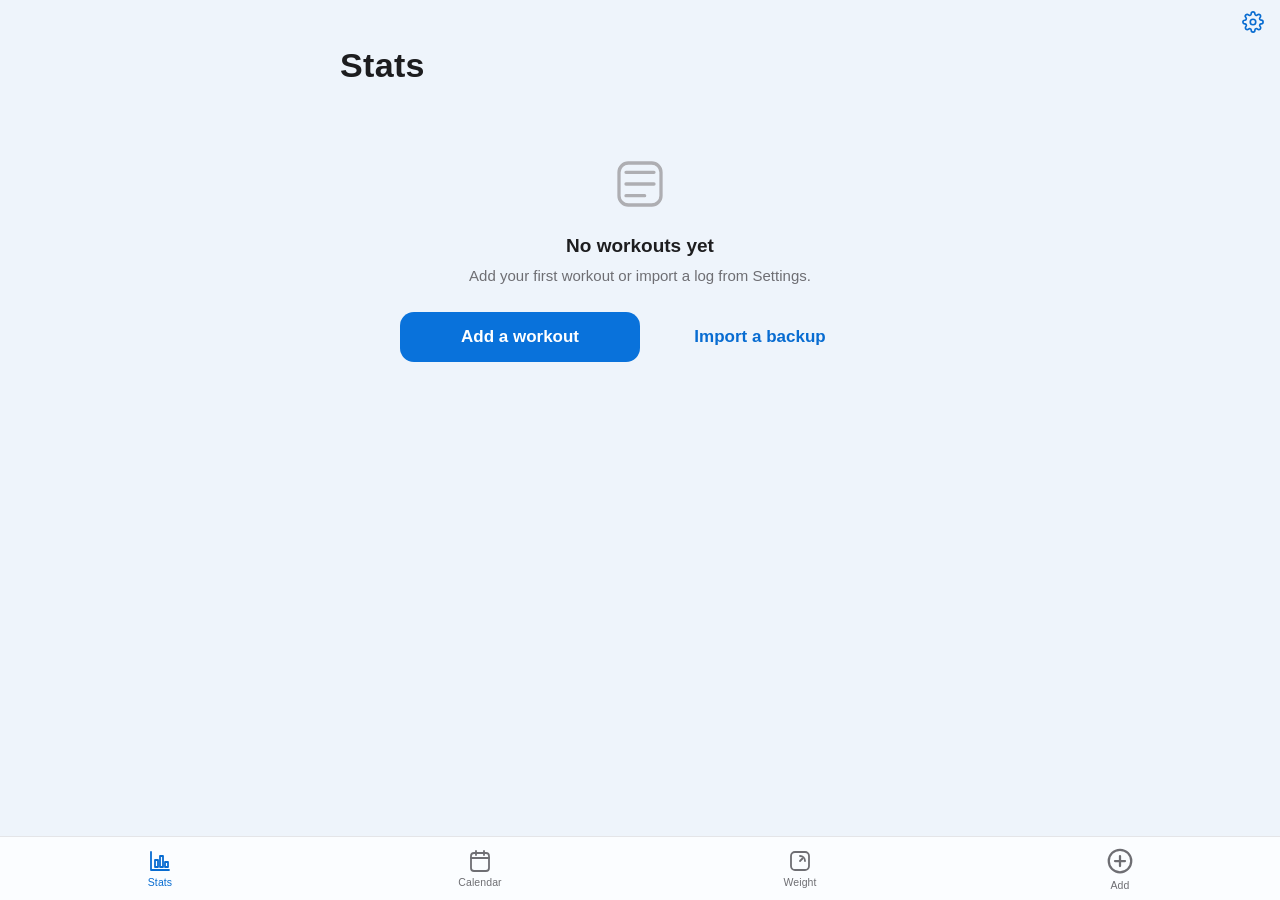
<file: index.html>
<!DOCTYPE html>
<html lang="en">
<head>
  <meta charset="UTF-8" />
  <meta name="viewport" content="width=device-width, initial-scale=1.0, viewport-fit=cover" />
  <meta name="theme-color" content="#f5f5f7" />
  <meta name="robots" content="noindex, nofollow, noarchive, nosnippet, noimageindex">
  <meta name="googlebot" content="noindex, nofollow">
  <!-- Apply the saved theme before first paint to avoid a flash of the wrong colours. -->
  <script>
    (function () {
      try {
        var t = localStorage.getItem('wt.theme') || 'ocean';
        var m = localStorage.getItem('wt.mode') || 'system';
        var dark = m === 'dark' || (m === 'system' && window.matchMedia &&
          window.matchMedia('(prefers-color-scheme: dark)').matches);
        var r = document.documentElement;
        r.setAttribute('data-theme', t);
        r.setAttribute('data-resolved', dark ? 'dark' : 'light');
      } catch (e) {}
    })();
  </script>
  <meta name="apple-mobile-web-app-capable" content="yes" />
  <meta name="mobile-web-app-capable" content="yes" />
  <meta name="apple-mobile-web-app-status-bar-style" content="default" />
  <meta name="apple-mobile-web-app-title" content="Workouts" />
  <title>Workout Tracker</title>
  <link rel="manifest" href="manifest.webmanifest" />
  <link rel="apple-touch-icon" href="icons/apple-touch-icon.png" />
  <link rel="icon" type="image/png" sizes="192x192" href="icons/icon-192.png" />
  <link rel="icon" type="image/png" sizes="64x64" href="icons/favicon-64.png" />
  <link rel="stylesheet" href="styles.css" />
</head>
<body>
  <div id="app">
    <!-- Top bar: transparent at rest; the material, hairline and small title
         appear once content scrolls underneath (iOS large-title behaviour). -->
    <header class="topbar">
      <div class="bar-title" id="bar-title" aria-hidden="true">Stats</div>
      <button id="settings-btn" class="icon-btn" aria-label="Settings">
        <svg viewBox="0 0 24 24" width="22" height="22" fill="none" stroke="currentColor" stroke-width="1.8" stroke-linecap="round" stroke-linejoin="round"><circle cx="12" cy="12" r="3"></circle><path d="M19.4 15a1.65 1.65 0 0 0 .33 1.82l.06.06a2 2 0 1 1-2.83 2.83l-.06-.06a1.65 1.65 0 0 0-1.82-.33 1.65 1.65 0 0 0-1 1.51V21a2 2 0 0 1-4 0v-.09A1.65 1.65 0 0 0 9 19.4a1.65 1.65 0 0 0-1.82.33l-.06.06a2 2 0 1 1-2.83-2.83l.06-.06a1.65 1.65 0 0 0 .33-1.82 1.65 1.65 0 0 0-1.51-1H3a2 2 0 0 1 0-4h.09A1.65 1.65 0 0 0 4.6 9a1.65 1.65 0 0 0-.33-1.82l-.06-.06a2 2 0 1 1 2.83-2.83l.06.06a1.65 1.65 0 0 0 1.82.33H9a1.65 1.65 0 0 0 1-1.51V3a2 2 0 0 1 4 0v.09a1.65 1.65 0 0 0 1 1.51 1.65 1.65 0 0 0 1.82-.33l.06-.06a2 2 0 1 1 2.83 2.83l-.06.06a1.65 1.65 0 0 0-.33 1.82V9a1.65 1.65 0 0 0 1.51 1H21a2 2 0 0 1 0 4h-.09a1.65 1.65 0 0 0-1.51 1z"></path></svg>
      </button>
    </header>

    <!-- Pages -->
    <main id="main">
      <h1 class="large-title" id="page-title">Stats</h1>
      <section id="page-stats" class="page active"></section>
      <section id="page-calendar" class="page"></section>
      <section id="page-weight" class="page"></section>
      <section id="page-add" class="page"></section>
    </main>

    <!-- Bottom tab bar -->
    <nav class="tabbar">
      <button class="tab active" data-tab="stats">
        <svg viewBox="0 0 24 24" width="24" height="24" fill="none" stroke="currentColor" stroke-width="1.8" stroke-linecap="round" stroke-linejoin="round"><path d="M3 3v18h18"></path><rect x="7" y="11" width="3" height="7"></rect><rect x="12" y="7" width="3" height="11"></rect><rect x="17" y="13" width="3" height="5"></rect></svg>
        <span>Stats</span>
      </button>
      <button class="tab" data-tab="calendar">
        <svg viewBox="0 0 24 24" width="24" height="24" fill="none" stroke="currentColor" stroke-width="1.8" stroke-linecap="round" stroke-linejoin="round"><rect x="3" y="4" width="18" height="18" rx="3"></rect><path d="M3 9h18M8 2v4M16 2v4"></path></svg>
        <span>Calendar</span>
      </button>
      <button class="tab" data-tab="weight">
        <svg viewBox="0 0 24 24" width="24" height="24" fill="none" stroke="currentColor" stroke-width="1.8" stroke-linecap="round" stroke-linejoin="round"><rect x="3" y="3" width="18" height="18" rx="4"></rect><path d="M12 7a5 5 0 0 1 5 5"></path><path d="M12 12l2.5-2.5"></path></svg>
        <span>Weight</span>
      </button>
      <button class="tab tab-add" data-tab="add">
        <svg viewBox="0 0 24 24" width="30" height="30" fill="none" stroke="currentColor" stroke-width="1.8" stroke-linecap="round" stroke-linejoin="round"><circle cx="12" cy="12" r="9"></circle><path d="M12 8v8M8 12h8"></path></svg>
        <span>Add</span>
      </button>
    </nav>
  </div>

  <!-- Modal layer -->
  <div id="modal-root"></div>

  <script src="legal.js"></script>
  <script src="app.js"></script>
</body>
</html>
</file>
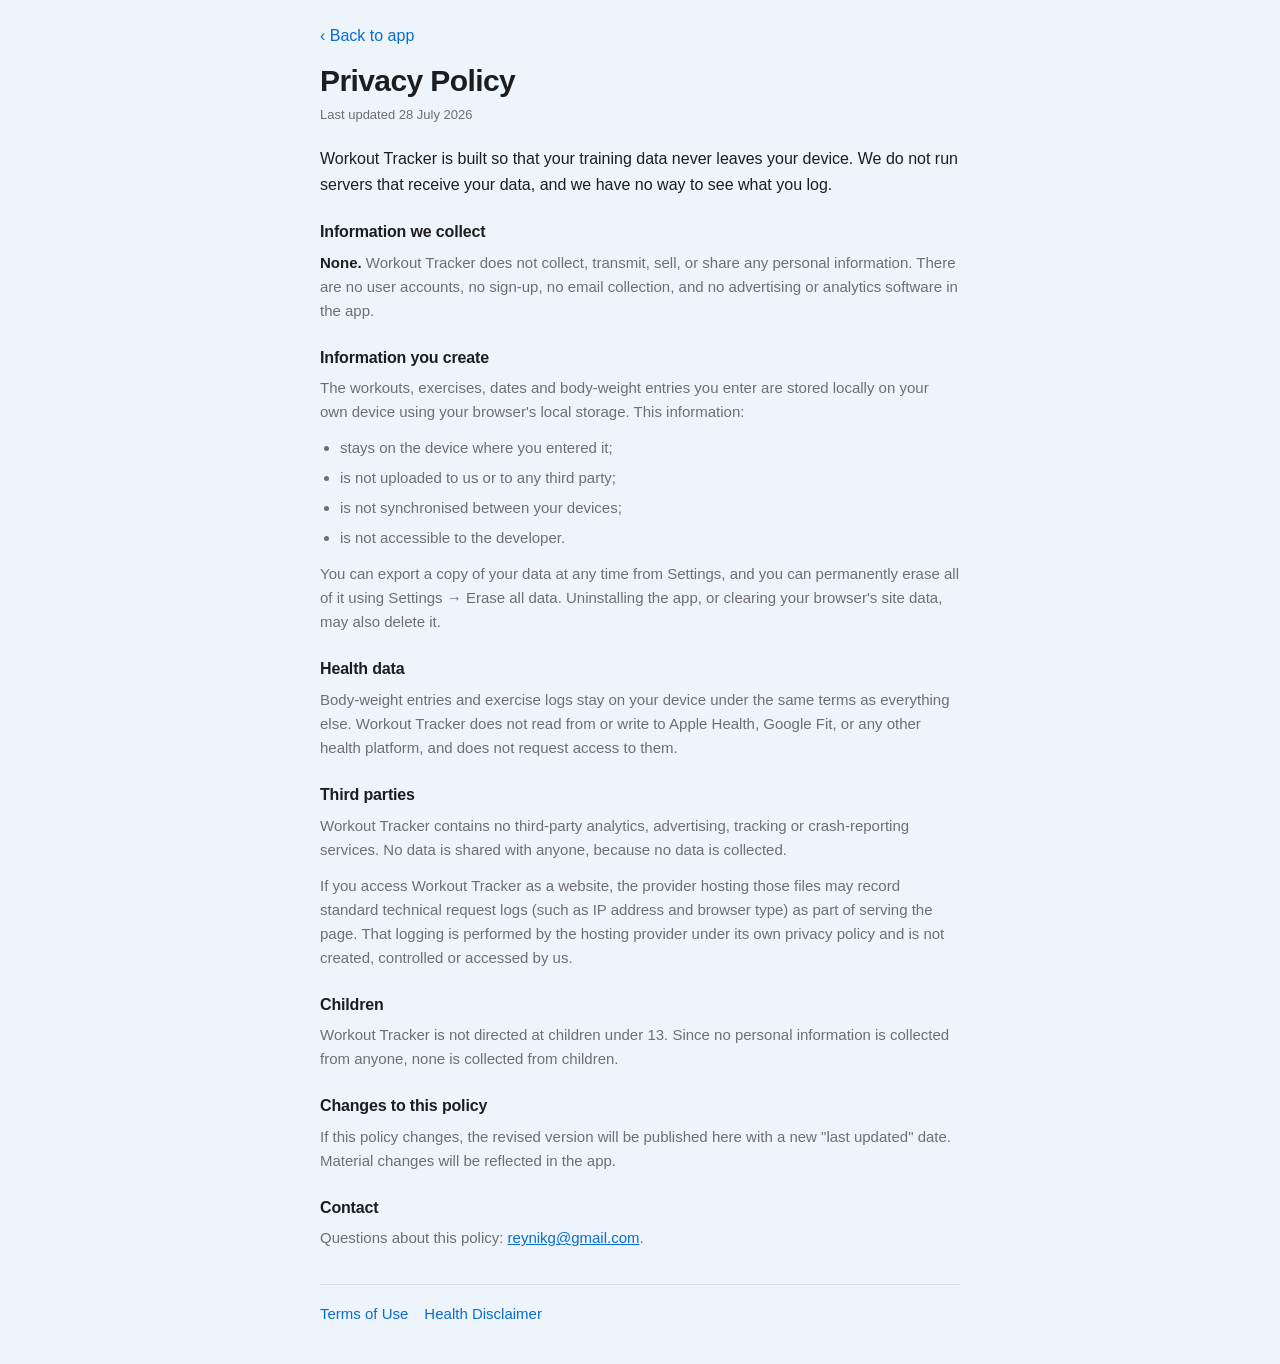
<file: legal.html>
<!DOCTYPE html>
<html lang="en">
<head>
  <meta charset="UTF-8" />
  <meta name="viewport" content="width=device-width, initial-scale=1.0, viewport-fit=cover" />
  <meta name="theme-color" content="#f5f5f7" />
  <meta name="robots" content="noindex, nofollow, noarchive, nosnippet, noimageindex">
  <meta name="googlebot" content="noindex, nofollow">
  <title>Workout Tracker — Legal</title>
  <link rel="icon" type="image/png" sizes="192x192" href="icons/icon-192.png" />
  <script>
    (function () {
      try {
        var t = localStorage.getItem('wt.theme') || 'ocean';
        var m = localStorage.getItem('wt.mode') || 'system';
        var dark = m === 'dark' || (m === 'system' && window.matchMedia &&
          window.matchMedia('(prefers-color-scheme: dark)').matches);
        var r = document.documentElement;
        r.setAttribute('data-theme', t);
        r.setAttribute('data-resolved', dark ? 'dark' : 'light');
      } catch (e) {}
    })();
  </script>
  <link rel="stylesheet" href="styles.css" />
</head>
<body>
  <div class="legal-page">
    <a class="legal-back" href="index.html">‹ Back to app</a>
    <h1 id="doc-title">Legal</h1>
    <div class="legal-updated" id="doc-updated"></div>
    <div class="legal-body" id="doc-body"></div>
    <nav class="legal-nav" id="doc-nav"></nav>
  </div>

  <script src="legal.js"></script>
  <script>
    (function () {
      var params = new URLSearchParams(location.search);
      var key = params.get('doc') || 'privacy';
      if (!LEGAL[key]) key = 'privacy';
      var doc = LEGAL[key];
      document.title = 'Workout Tracker — ' + doc.title;
      document.getElementById('doc-title').textContent = doc.title;
      document.getElementById('doc-updated').textContent = 'Last updated ' + LEGAL_UPDATED;
      document.getElementById('doc-body').innerHTML = doc.body;
      document.getElementById('doc-nav').innerHTML = Object.keys(LEGAL)
        .filter(function (k) { return k !== key; })
        .map(function (k) { return '<a href="legal.html?doc=' + k + '">' + LEGAL[k].title + '</a>'; })
        .join('');
    })();
  </script>
</body>
</html>
</file>
<file: styles.css>
/* ============================================================
   Design tokens
   Colour is driven by two attributes on <html>:
     data-resolved = "light" | "dark"   (system pref resolved in JS)
     data-theme    = palette name
   ============================================================ */
:root {
  --radius: 16px;
  --radius-sm: 11px;
  --tabbar-h: 64px;
  --safe-bottom: env(safe-area-inset-bottom, 0px);
  --safe-top: env(safe-area-inset-top, 0px);
  --green: #34c759;
  --orange: #ff9f0a;
  --purple: #5e5ce6;
  --pink: #ff375f;
  --ease-out: cubic-bezier(0.2, 0.8, 0.2, 1);
  --rounded: ui-rounded, "SF Pro Rounded", -apple-system, BlinkMacSystemFont, system-ui, sans-serif;
  font-family: -apple-system, BlinkMacSystemFont, "SF Pro Text", "Segoe UI", Roboto, Helvetica, Arial, sans-serif;
}

/* ---------- Base: LIGHT ---------- */
:root,
[data-resolved="light"] {
  --bg: #f5f5f7;
  --bg-elevated: #ffffff;
  --bg-grouped: #ffffff;
  --label: #1d1d1f;
  --label-secondary: #6e6e73;
  --label-tertiary: #aeaeb2;
  --separator: rgba(60,60,67,0.12);
  --fill: rgba(118,118,128,0.08);
  --fill-2: rgba(118,118,128,0.14);
  --accent: #0a84ff;
  --accent-soft: rgba(10,132,255,0.12);
  /* accent-text: accent darkened until small text passes 4.5:1;
     accent-fill + on-accent: filled buttons/chips/calendar days with legible text */
  --accent-text: #086cd1;
  --accent-fill: #0972db;
  --on-accent: #ffffff;
  --warning-text: #a36606;
  --danger-text: #c72b4a;
  --shadow: 0 1px 2px rgba(0,0,0,0.04);
}

/* ---------- Base: DARK ---------- */
[data-resolved="dark"] {
  --bg: #000000;
  --bg-elevated: #1c1c1e;
  --bg-grouped: #1c1c1e;
  --label: #f5f5f7;
  --label-secondary: #98989f;
  --label-tertiary: #636366;
  --separator: rgba(84,84,88,0.5);
  --fill: rgba(118,118,128,0.18);
  --fill-2: rgba(118,118,128,0.28);
  --accent: #0a84ff;
  --accent-soft: rgba(10,132,255,0.22);
  --accent-text: #3aa0ff;
  --accent-fill: #3aa0ff;
  --on-accent: #000000;
  --warning-text: #ff9f0a;
  --danger-text: #ff5779;
  --shadow: none; /* dark mode separates cards by surface colour, not shadow */
}

/* ============================================================
   THEMES — hue only. Structure, spacing and type never change.
   ============================================================ */

/* Ocean Blue (default) */
[data-theme="ocean"][data-resolved="light"] { --bg:#eef4fb; --bg-elevated:#ffffff; --bg-grouped:#ffffff; --accent:#0a84ff; --accent-soft:rgba(10,132,255,0.12); --accent-text:#086cd1; --accent-fill:#0972db; --on-accent:#ffffff; }
[data-theme="ocean"][data-resolved="dark"]  { --bg:#000811; --bg-elevated:#111d2b; --bg-grouped:#111d2b; --accent:#3aa0ff; --accent-soft:rgba(58,160,255,0.22); --accent-text:#3aa0ff; --accent-fill:#3aa0ff; --on-accent:#000000; }

/* Forest Green */
[data-theme="forest"][data-resolved="light"] { --bg:#eff5f0; --bg-elevated:#ffffff; --bg-grouped:#ffffff; --accent:#2e9e5b; --accent-soft:rgba(46,158,91,0.14); --label:#16241b; --accent-text:#247b47; --accent-fill:#27854c; --on-accent:#ffffff; }
[data-theme="forest"][data-resolved="dark"]  { --bg:#050c08; --bg-elevated:#13201a; --bg-grouped:#13201a; --accent:#3ecb7d; --accent-soft:rgba(62,203,125,0.20); --accent-text:#3ecb7d; --accent-fill:#3ecb7d; --on-accent:#000000; }

/* Midnight Blue */
[data-theme="midnight"][data-resolved="light"] { --bg:#eeeff8; --bg-elevated:#ffffff; --bg-grouped:#ffffff; --accent:#4b5bd6; --accent-soft:rgba(75,91,214,0.13); --label:#171a2e; --accent-text:#4b5bd6; --accent-fill:#4b5bd6; --on-accent:#ffffff; }
[data-theme="midnight"][data-resolved="dark"]  { --bg:#04050f; --bg-elevated:#131730; --bg-grouped:#131730; --accent:#818cff; --accent-soft:rgba(129,140,255,0.22); --accent-text:#818cff; --accent-fill:#818cff; --on-accent:#000000; }

/* Eggshell White */
[data-theme="eggshell"][data-resolved="light"] { --bg:#f7f3ea; --bg-elevated:#fffdf8; --bg-grouped:#fffdf8; --accent:#94794a; --accent-soft:rgba(148,121,74,0.14); --label:#2a2419; --separator:rgba(90,75,50,0.16); --accent-text:#826a41; --accent-fill:#886f44; --on-accent:#ffffff; }
[data-theme="eggshell"][data-resolved="dark"]  { --bg:#0d0b07; --bg-elevated:#1e1a13; --bg-grouped:#1e1a13; --accent:#d9bb85; --accent-soft:rgba(217,187,133,0.20); --accent-text:#d9bb85; --accent-fill:#d9bb85; --on-accent:#000000; }

/* Cherry Blossom Pink */
[data-theme="sakura"][data-resolved="light"] { --bg:#fbf0f5; --bg-elevated:#ffffff; --bg-grouped:#ffffff; --accent:#d94f87; --accent-soft:rgba(217,79,135,0.13); --label:#2e1a22; --accent-text:#b64271; --accent-fill:#c3477a; --on-accent:#ffffff; }
[data-theme="sakura"][data-resolved="dark"]  { --bg:#12060a; --bg-elevated:#25141b; --bg-grouped:#25141b; --accent:#ff8ab5; --accent-soft:rgba(255,138,181,0.20); --accent-text:#ff8ab5; --accent-fill:#ff8ab5; --on-accent:#000000; }

/* Cream Yellow */
[data-theme="cream"][data-resolved="light"] { --bg:#fdf8e9; --bg-elevated:#fffdf5; --bg-grouped:#fffdf5; --accent:#b8891a; --accent-soft:rgba(184,137,26,0.15); --label:#2b2411; --separator:rgba(100,85,40,0.16); --accent-text:#906b14; --accent-fill:#936e15; --on-accent:#ffffff; }
[data-theme="cream"][data-resolved="dark"]  { --bg:#0e0c05; --bg-elevated:#1f1b10; --bg-grouped:#1f1b10; --accent:#f0be3d; --accent-soft:rgba(240,190,61,0.20); --accent-text:#f0be3d; --accent-fill:#f0be3d; --on-accent:#000000; }

/* Amber Red */
[data-theme="amber"][data-resolved="light"] { --bg:#fdf1ee; --bg-elevated:#ffffff; --bg-grouped:#ffffff; --accent:#cf4128; --accent-soft:rgba(207,65,40,0.13); --label:#2d1611; --accent-text:#c33d26; --accent-fill:#cf4128; --on-accent:#ffffff; }
[data-theme="amber"][data-resolved="dark"]  { --bg:#110604; --bg-elevated:#231310; --bg-grouped:#231310; --accent:#ff7355; --accent-soft:rgba(255,115,85,0.20); --accent-text:#ff7355; --accent-fill:#ff7355; --on-accent:#000000; }

/* Frost White */
[data-theme="frost"][data-resolved="light"] { --bg:#f0f6f9; --bg-elevated:#ffffff; --bg-grouped:#ffffff; --accent:#3f8bac; --accent-soft:rgba(63,139,172,0.14); --label:#16242b; --accent-text:#357590; --accent-fill:#377a97; --on-accent:#ffffff; }
[data-theme="frost"][data-resolved="dark"]  { --bg:#050b0e; --bg-elevated:#141f26; --bg-grouped:#141f26; --accent:#6ec5e8; --accent-soft:rgba(110,197,232,0.20); --accent-text:#6ec5e8; --accent-fill:#6ec5e8; --on-accent:#000000; }

/* Spiderweb Grey */
[data-theme="web"][data-resolved="light"] { --bg:#f2f2f4; --bg-elevated:#ffffff; --bg-grouped:#ffffff; --accent:#5f6773; --accent-soft:rgba(95,103,115,0.14); --label:#1c1e22; --accent-text:#5f6773; --accent-fill:#5f6773; --on-accent:#ffffff; }
[data-theme="web"][data-resolved="dark"]  { --bg:#08090a; --bg-elevated:#191a1d; --bg-grouped:#191a1d; --accent:#a3adba; --accent-soft:rgba(163,173,186,0.20); --accent-text:#a3adba; --accent-fill:#a3adba; --on-accent:#000000; }

* { box-sizing: border-box; -webkit-tap-highlight-color: transparent; }
html, body { margin: 0; padding: 0; height: 100%; }
body {
  background: var(--bg);
  color: var(--label);
  font-size: 17px;
  line-height: 1.4;
  overscroll-behavior-y: none;
  -webkit-font-smoothing: antialiased;
}

#app { min-height: 100%; display: flex; flex-direction: column; }

/* Top bar: transparent at rest; gains material + hairline once content scrolls under it,
   and the small title fades in once the large title has scrolled away. */
.topbar {
  position: sticky; top: 0; z-index: 30;
  height: calc(var(--safe-top) + 44px);
  padding: var(--safe-top) 10px 0 20px;
  display: flex; align-items: center; justify-content: flex-end;
  background: transparent;
  border-bottom: 0.5px solid transparent;
  transition: background-color 0.2s, border-color 0.2s;
}
.topbar.scrolled {
  background: color-mix(in srgb, var(--bg) 78%, transparent);
  backdrop-filter: saturate(180%) blur(20px);
  -webkit-backdrop-filter: saturate(180%) blur(20px);
  border-bottom-color: var(--separator);
}
.bar-title {
  position: absolute; left: 50%; bottom: 0; height: 44px; line-height: 44px; transform: translateX(-50%);
  font-size: 17px; font-weight: 600; letter-spacing: -0.02em; white-space: nowrap;
  opacity: 0; transition: opacity 0.2s; pointer-events: none;
}
.topbar.titled .bar-title { opacity: 1; }
.large-title {
  max-width: 640px; margin: 0 auto; padding: 2px 20px 0;
  font-size: 34px; font-weight: 700; line-height: 1.12; letter-spacing: 0.01em;
}
.icon-btn {
  background: none; border: none; color: var(--accent-text); padding: 6px;
  display: flex; align-items: center; cursor: pointer; border-radius: 50%;
}
.icon-btn:active { background: var(--fill); }
/* badge on the settings gear when an update is available */
.icon-btn { position: relative; }
.icon-btn.has-update::after {
  content: ""; position: absolute; top: 4px; right: 4px; width: 9px; height: 9px; border-radius: 50%;
  background: #ff3b30; box-shadow: 0 0 0 2px var(--bg);
}

/* Main / pages */
#main { flex: 1; padding-bottom: calc(var(--tabbar-h) + var(--safe-bottom) + 12px); }
.page { display: none; padding: 12px 16px 24px; max-width: 640px; margin: 0 auto; }
.page.active { display: block; animation: fade 0.15s ease; }
@keyframes fade { from { opacity: 0; } to { opacity: 1; } }

/* Tab bar */
.tabbar {
  position: fixed; left: 0; right: 0; bottom: 0; z-index: 40;
  height: calc(var(--tabbar-h) + var(--safe-bottom));
  padding-bottom: var(--safe-bottom);
  display: flex; align-items: stretch;
  background: color-mix(in srgb, var(--bg-elevated) 78%, transparent);
  backdrop-filter: saturate(180%) blur(20px);
  -webkit-backdrop-filter: saturate(180%) blur(20px);
  border-top: 0.5px solid var(--separator);
}
.tab {
  flex: 1; background: none; border: none; cursor: pointer;
  display: flex; flex-direction: column; align-items: center; justify-content: center; gap: 3px;
  color: var(--label-secondary); font-size: 10.5px; font-weight: 500; letter-spacing: 0.01em;
  transition: color 0.15s;
}
.tab.active { color: var(--accent-text); }

/* Cards */
.card {
  background: var(--bg-grouped); border-radius: var(--radius);
  box-shadow: var(--shadow); padding: 16px; margin-bottom: 16px;
}
.card h2 { font-size: 17px; font-weight: 600; letter-spacing: -0.02em; color: var(--label); margin: 2px 0 12px; }
.card h2 .h-sub { font-weight: 400; color: var(--label-secondary); margin-left: 6px; }
.section-title { font-size: 20px; font-weight: 700; letter-spacing: -0.01em; color: var(--label); margin: 26px 4px 10px; }

/* Stat tiles */
.stat-grid { display: grid; grid-template-columns: 1fr 1fr; gap: 12px; margin-bottom: 16px; }
.stat-tile { background: var(--bg-grouped); border-radius: var(--radius); box-shadow: var(--shadow); padding: 16px; }
.stat-tile .num { font-family: var(--rounded); font-size: 34px; font-weight: 700; letter-spacing: -0.03em; line-height: 1; font-variant-numeric: tabular-nums; }
.stat-tile .lbl { font-size: 13px; color: var(--label-secondary); margin-top: 7px; }
.stat-tile .sub { font-size: 12px; letter-spacing: 0.01em; color: var(--label-secondary); margin-top: 2px; }
.stat-tile.accent .num { color: var(--accent-text); }

/* Segmented control */
.segmented {
  display: flex; background: var(--fill); border-radius: 9px; padding: 2px; gap: 2px; margin-bottom: 14px;
}
.segmented button {
  flex: 1; border: none; background: none; padding: 7px 4px; border-radius: 7px;
  font-size: 13px; font-weight: 500; color: var(--label); cursor: pointer; transition: background 0.2s;
}
.segmented button.active { background: var(--bg-elevated); box-shadow: 0 1px 2px rgba(0,0,0,0.12); font-weight: 600; }
[data-resolved="dark"] .segmented button.active { background: color-mix(in srgb, var(--label) 20%, var(--bg-grouped)); }

/* Chart */
.chart-wrap { width: 100%; overflow-x: auto; -webkit-overflow-scrolling: touch; }
svg.chart { display: block; }
.chart text { fill: var(--label-secondary); font-size: 11px; }
.bar { fill: var(--accent); transition: fill 0.2s; transform-box: fill-box; transform-origin: 50% 100%; animation: grow 0.55s var(--ease-out) both; }
@keyframes grow { from { transform: scaleY(0); } }
@keyframes draw { from { stroke-dashoffset: 1; } to { stroke-dashoffset: 0; } }
.bar.dim { fill: var(--accent-soft); }
.gridline { stroke: var(--separator); stroke-width: 1; }
.dot { fill: var(--accent); animation: fade 0.3s 0.55s both; }
.dot-last { stroke: var(--bg-grouped); stroke-width: 3; }
.chart text.pt-label { fill: var(--label); font-size: 13px; font-weight: 700; font-family: var(--rounded); animation: fade 0.3s 0.7s both; }
.line-path { fill: none; stroke: var(--accent); stroke-width: 2.5; stroke-linecap: round; stroke-linejoin: round; stroke-dasharray: 1; animation: draw 0.9s var(--ease-out) both; }
.area-path { fill: var(--accent-soft); stroke: none; animation: fade 0.6s 0.25s both; }

/* Select / inputs */
select.select, input.input, .pill-input {
  width: 100%; font-size: 16px; font-family: inherit; color: var(--label);
  background: var(--fill); border: none; border-radius: var(--radius-sm);
  padding: 12px 14px; appearance: none; -webkit-appearance: none;
}
select.select { background-image: url("data:image/svg+xml,%3Csvg xmlns='http://www.w3.org/2000/svg' width='12' height='12' viewBox='0 0 24 24' fill='none' stroke='%238e8e93' stroke-width='2.5' stroke-linecap='round'%3E%3Cpath d='M6 9l6 6 6-6'/%3E%3C/svg%3E"); background-repeat: no-repeat; background-position: right 14px center; padding-right: 36px; }
input.input:focus, select.select:focus { outline: 2px solid var(--accent-soft); }
label.field-label { display: block; font-size: 13px; font-weight: 600; color: var(--label-secondary); margin: 14px 4px 6px; }

/* Type breakdown rows */
.bd-row { display: flex; align-items: center; gap: 10px; padding: 8px 0; }
.bd-row:not(:last-child) { border-bottom: 0.5px solid var(--separator); }
.bd-name { flex: 1; font-size: 15px; }
.bd-bar { height: 8px; border-radius: 4px; background: var(--accent); transition: width 0.6s var(--ease-out); }
.bd-count { font-size: 14px; color: var(--label-secondary); min-width: 28px; text-align: right; font-variant-numeric: tabular-nums; }

/* Calendar */
.cal-header { display: flex; align-items: center; justify-content: space-between; margin-bottom: 12px; }
.cal-header .month { font-size: 20px; font-weight: 700; letter-spacing: -0.01em; }
.cal-nav { display: flex; gap: 6px; }
.cal-nav button { background: var(--fill); border: none; border-radius: 50%; width: 34px; height: 34px; color: var(--accent-text); cursor: pointer; display: inline-flex; align-items: center; justify-content: center; font-size: 18px; line-height: 1; padding: 0; text-align: center; }
.cal-nav button:active { background: var(--fill-2); }
.cal-grid { display: grid; grid-template-columns: repeat(7,1fr); gap: 4px; }
.cal-dow { text-align: center; font-size: 11px; font-weight: 600; color: var(--label-secondary); padding-bottom: 6px; }
.cal-cell { aspect-ratio: 1; display: flex; align-items: center; justify-content: center; position: relative; font-size: 15px; border-radius: 10px; cursor: default; color: var(--label); }
.cal-cell.blank { visibility: hidden; }
.cal-cell.today { font-weight: 700; }
.cal-cell.today::after { content: ""; position: absolute; bottom: 6px; width: 4px; height: 4px; border-radius: 50%; background: var(--label); }
.cal-cell.has-workout { background: var(--accent-fill); color: var(--on-accent); font-weight: 600; cursor: pointer; }
.cal-cell.has-workout.today::after { background: var(--on-accent); }
.cal-cell.pulse { animation: pulse 0.9s var(--ease-out); }
@keyframes pulse {
  0% { transform: scale(1); box-shadow: 0 0 0 0 color-mix(in srgb, var(--accent) 55%, transparent); }
  30% { transform: scale(1.14); }
  100% { transform: scale(1); box-shadow: 0 0 0 14px transparent; }
}
.cal-cell.has-workout:active { transform: scale(0.92); }
.cal-legend { display: flex; align-items: center; gap: 8px; margin-top: 14px; font-size: 13px; color: var(--label-secondary); }
.cal-legend .dot-key { width: 14px; height: 14px; border-radius: 5px; background: var(--accent); }

/* List rows */
.list { background: var(--bg-grouped); border-radius: var(--radius); box-shadow: var(--shadow); overflow: hidden; }
.list-row { display: flex; align-items: center; gap: 12px; padding: 13px 16px; cursor: pointer; }
.list-row:not(:last-child) { border-bottom: 0.5px solid var(--separator); }
.list-row:active { background: var(--fill); }
.list-row .lr-main { flex: 1; min-width: 0; }
.list-row .lr-title { font-size: 16px; font-weight: 500; }
.list-row .lr-sub { font-size: 13px; color: var(--label-secondary); margin-top: 2px; white-space: nowrap; overflow: hidden; text-overflow: ellipsis; }
.list-row .lr-date { text-align: center; min-width: 44px; }
.list-row .lr-date .d { font-size: 19px; font-weight: 700; line-height: 1; }
.list-row .lr-date .m { font-size: 11px; color: var(--label-secondary); text-transform: uppercase; }
.chev { color: var(--label-tertiary); }

/* Buttons */
.btn { display: inline-flex; align-items: center; justify-content: center; gap: 8px; width: 100%; border: none; border-radius: 14px; padding: 15px; font-size: 17px; font-weight: 600; font-family: inherit; cursor: pointer; }
.btn-primary { background: var(--accent-fill); color: var(--on-accent); }
.btn-primary:active { filter: brightness(0.9); }
.btn-secondary { background: var(--fill); color: var(--accent-text); }
.btn-ghost { background: none; color: var(--accent-text); }
.btn-danger { background: var(--fill); color: var(--danger-text); }
.btn:disabled { opacity: 0.45; cursor: default; }
.btn-row { display: flex; gap: 10px; margin-top: 10px; }
.btn-sm { padding: 10px 14px; font-size: 15px; width: auto; border-radius: 11px; }

/* Add form */
.ex-block { background: var(--bg-grouped); border-radius: var(--radius); box-shadow: var(--shadow); padding: 14px; margin-bottom: 12px; }
.ex-head { display: flex; align-items: center; gap: 8px; margin-bottom: 8px; }
.ex-head .ex-name-wrap { flex: 1; position: relative; }
/* Set row: [sets] × [reps|sec] [weight] [remove] */
.set-head, .set-line { display: grid; grid-template-columns: 52px 10px minmax(0,1fr) minmax(0,1fr) 28px; gap: 6px; align-items: center; }
.set-head { font-size: 12px; font-weight: 600; color: var(--label-secondary); letter-spacing: 0.01em; }
.set-head span { padding-left: 4px; white-space: nowrap; }
.set-item { margin-top: 8px; }
.sets-btn {
  align-self: stretch; border: none; border-radius: var(--radius-sm); background: var(--fill); color: var(--label);
  font-family: inherit; font-size: 17px; font-weight: 600; cursor: pointer; font-variant-numeric: tabular-nums;
}
.sets-btn.is-empty { color: var(--label-secondary); font-size: 14px; font-weight: 500; }
.sets-btn.open { box-shadow: inset 0 0 0 2px var(--accent); }
.times { text-align: center; color: var(--label-tertiary); font-size: 15px; }
.reps-wrap { position: relative; min-width: 0; }
.reps-wrap .input { padding-right: 46px; }
.unit-btn {
  position: absolute; right: 5px; top: 50%; transform: translateY(-50%);
  border: none; border-radius: 7px; padding: 5px 7px; cursor: pointer;
  background: var(--bg-grouped); color: var(--label-secondary); font-family: inherit; font-size: 11px; font-weight: 600;
}
.unit-btn.sec { background: var(--accent-soft); color: var(--accent-text); }
.sets-slider { padding: 12px 2px 4px; }
.sets-slider input[type=range] { -webkit-appearance: none; appearance: none; width: 100%; height: 28px; margin: 0; background: transparent; cursor: pointer; }
.sets-slider input[type=range]::-webkit-slider-runnable-track { height: 6px; border-radius: 3px; background: var(--fill-2); }
.sets-slider input[type=range]::-webkit-slider-thumb { -webkit-appearance: none; width: 28px; height: 28px; margin-top: -11px; border-radius: 50%; background: var(--accent); border: 3px solid var(--bg-grouped); box-shadow: 0 1px 4px rgba(0,0,0,0.25); }
.sets-slider input[type=range]::-moz-range-track { height: 6px; border-radius: 3px; background: var(--fill-2); }
.sets-slider input[type=range]::-moz-range-thumb { width: 22px; height: 22px; border-radius: 50%; background: var(--accent); border: 3px solid var(--bg-grouped); }
/* tick buttons are thumb-width so their centres line up with the thumb's stops */
.sets-slider .ticks { display: flex; justify-content: space-between; margin-top: 2px; }
.sets-slider .ticks button { width: 28px; height: 30px; padding: 0; border: none; background: none; color: var(--label-secondary); font-family: inherit; font-size: 14px; cursor: pointer; font-variant-numeric: tabular-nums; }
.sets-slider .ticks button.active { color: var(--accent-text); font-weight: 700; }
.set-line .rm { background: none; border: none; color: var(--label-tertiary); font-size: 20px; cursor: pointer; padding: 4px; line-height: 1; }
.mini-btn { background: var(--fill); border: none; color: var(--accent-text); font-size: 14px; font-weight: 500; padding: 8px 12px; border-radius: 10px; cursor: pointer; margin-top: 10px; }
.ex-rm { background: none; border: none; color: var(--danger-text); font-size: 20px; cursor: pointer; padding: 4px 8px; }

/* Autocomplete */
.ac-list { position: absolute; top: calc(100% + 4px); left: 0; right: 0; z-index: 50; background: var(--bg-elevated); border-radius: 12px; box-shadow: 0 8px 30px rgba(0,0,0,0.18); max-height: 280px; overflow-y: auto; -webkit-overflow-scrolling: touch; }
.ac-item { padding: 11px 14px; font-size: 15px; cursor: pointer; border-bottom: 0.5px solid var(--separator); }
.ac-item:last-child { border-bottom: none; }
.ac-item.active, .ac-item:active { background: var(--accent-soft); }
.ac-item .new-tag { font-size: 11px; color: var(--accent-text); margin-left: 6px; font-weight: 600; }
.ac-item .cat { font-size: 12px; color: var(--label-secondary); margin-left: 6px; }

/* Workout-type tags */
.chip-new { background: none; box-shadow: inset 0 0 0 1px var(--separator); color: var(--accent-text); }
.chip-input { width: 130px; font-family: inherit; font-size: 16px; padding: 7px 13px; border-radius: 100px; border: none; background: var(--fill); color: var(--label); outline: 2px solid var(--accent-soft); }
.tag-pills { display: flex; flex-wrap: wrap; gap: 6px; }
.tag-pill { font-size: 12px; font-weight: 600; color: var(--accent-text); background: var(--accent-soft); padding: 3px 9px; border-radius: 100px; }
.ex-tags { display: flex; flex-wrap: wrap; align-items: center; gap: 6px; margin: 0 2px 10px; cursor: pointer; }
.ex-tags:empty { display: none; }
.tag-edit { font-size: 12px; color: var(--label-secondary); margin-left: 2px; }
.tag-missing { font-size: 13px; font-weight: 600; color: var(--warning-text); }
.ac-group { position: sticky; top: 0; padding: 7px 14px 5px; font-size: 13px; font-weight: 600; color: var(--accent-text); background: var(--bg-elevated); border-bottom: 0.5px solid var(--separator); }

/* Chips */
.chips { display: flex; flex-wrap: wrap; gap: 8px; margin-top: 8px; }
.chip { background: var(--fill); border: none; border-radius: 100px; padding: 7px 13px; font-size: 14px; color: var(--label); cursor: pointer; }
.chip.active { background: var(--accent-fill); color: var(--on-accent); }

/* Modal */
.modal-overlay { position: fixed; inset: 0; z-index: 100; background: rgba(0,0,0,0.4); display: flex; align-items: flex-end; justify-content: center; animation: fade 0.2s; }
.modal-overlay.center { align-items: center; padding: 20px; }
.sheet { background: var(--bg); width: 100%; max-width: 640px; max-height: 92vh; border-radius: 20px 20px 0 0; overflow-y: auto; -webkit-overflow-scrolling: touch; overscroll-behavior: contain; padding: 8px 16px calc(24px + var(--safe-bottom)); will-change: transform; }
/* sheet overlays: the scrim's opacity follows the sheet's position (set in JS) */
.modal-overlay.sheet-overlay { background: rgba(0,0,0,0); animation: none; }
.sheet-grabber, .sheet-head { touch-action: none; cursor: grab; }
.sheet.dragging { user-select: none; -webkit-user-select: none; }
.modal-overlay.closing { opacity: 0; transition: opacity 0.2s ease; }
.modal-overlay.closing .dialog { transform: scale(0.96); transition: transform 0.2s ease; }
.dialog { background: var(--bg-elevated); border-radius: 18px; width: 100%; max-width: 340px; padding: 22px; text-align: center; animation: pop 0.25s cubic-bezier(0.2,0.8,0.2,1); }
@keyframes pop { from { transform: scale(0.9); opacity: 0; } to { transform: none; opacity: 1; } }
.sheet-grabber { position: relative; width: 38px; height: 5px; border-radius: 3px; background: var(--label-tertiary); opacity: 0.5; margin: 8px auto 14px; }
.sheet-grabber::after { content: ""; position: absolute; inset: -14px -60px; }
.sheet-head { display: flex; align-items: center; justify-content: space-between; margin-bottom: 8px; }
.sheet-head .title { font-size: 22px; font-weight: 700; letter-spacing: -0.01em; }
/* Close button: flex-centre the glyph. Default button text rendering leaves the
   × sitting low/left on mobile; centring an inline-flex box fixes it. */
.sheet-head .close {
  background: var(--fill); border: none; width: 30px; height: 30px; border-radius: 50%;
  color: var(--label-secondary); cursor: pointer;
  padding: 0; margin: 0; text-align: center;
  display: inline-flex; align-items: center; justify-content: center;
  font-size: 19px; line-height: 1; font-weight: 400;
  font-family: -apple-system, BlinkMacSystemFont, "Segoe UI", Roboto, Arial, sans-serif;
  -webkit-font-smoothing: antialiased;
}
.sheet-head .close:active { background: var(--fill-2); }
.dialog h3 { margin: 0 0 8px; font-size: 18px; }
.dialog p { margin: 0 0 18px; color: var(--label-secondary); font-size: 15px; }
.btn-col { display: flex; flex-direction: column; gap: 8px; }
.btn-col .btn { width: 100%; }

/* Workout detail */
.wd-type { font-size: 13px; font-weight: 600; color: var(--accent-text); text-transform: uppercase; letter-spacing: 0.03em; }
.wd-ex { padding: 12px 0; border-bottom: 0.5px solid var(--separator); }
.wd-ex:last-child { border-bottom: none; }
.wd-ex .nm { font-size: 16px; font-weight: 600; }
.wd-ex .sets { font-size: 14px; color: var(--label-secondary); margin-top: 3px; }

/* Empty state */
.empty { text-align: center; padding: 60px 20px; color: var(--label-secondary); }
.empty svg { color: var(--label-tertiary); margin-bottom: 14px; }
.empty h3 { font-size: 19px; font-weight: 600; color: var(--label); margin: 0 0 6px; }
.empty p { font-size: 15px; margin: 0 0 18px; }

.toast { position: fixed; bottom: calc(var(--tabbar-h) + var(--safe-bottom) + 16px); left: 50%; transform: translateX(-50%); background: var(--label); color: var(--bg); padding: 11px 18px; border-radius: 100px; font-size: 14px; font-weight: 500; z-index: 200; box-shadow: 0 8px 24px rgba(0,0,0,0.2); animation: toastin 0.3s; }
@keyframes toastin { from { opacity: 0; transform: translate(-50%, 10px); } to { opacity: 1; transform: translate(-50%,0); } }

/* Leaderboard */
.lb-row { display: flex; align-items: center; gap: 12px; padding: 9px 0; }
.lb-row:not(:last-child) { border-bottom: 0.5px solid var(--separator); }
.lb-rank { flex: 0 0 24px; height: 24px; border-radius: 7px; background: var(--fill-2); color: var(--label-secondary); font-size: 13px; font-weight: 700; display: flex; align-items: center; justify-content: center; font-variant-numeric: tabular-nums; }
.lb-main { flex: 1; min-width: 0; }
.lb-name { font-size: 15px; font-weight: 500; white-space: nowrap; overflow: hidden; text-overflow: ellipsis; }
.lb-bar { height: 6px; border-radius: 3px; background: var(--fill); margin-top: 5px; overflow: hidden; }
.lb-bar span { display: block; height: 100%; border-radius: 3px; background: var(--accent); transition: width 0.6s var(--ease-out); }
.lb-val { font-family: var(--rounded); font-size: 16px; font-weight: 700; color: var(--label); font-variant-numeric: tabular-nums; min-width: 52px; text-align: right; }

/* Records */
.rec-row { display: flex; align-items: center; gap: 12px; padding: 10px 0; }
.rec-row:not(:last-child) { border-bottom: 0.5px solid var(--separator); }
.rec-ico { flex: 0 0 32px; height: 32px; border-radius: 9px; background: var(--accent-soft); color: var(--accent-text); display: flex; align-items: center; justify-content: center; font-size: 16px; }
.rec-main { flex: 1; min-width: 0; }
.rec-t { font-size: 15px; font-weight: 600; }
.rec-s { font-size: 13px; color: var(--label-secondary); white-space: nowrap; overflow: hidden; text-overflow: ellipsis; }
.rec-v { font-family: var(--rounded); font-size: 16px; font-weight: 700; color: var(--accent-text); font-variant-numeric: tabular-nums; }

/* Row delete button */
.row-del {
  background: var(--fill); border: none; color: var(--label-tertiary);
  width: 28px; height: 28px; border-radius: 50%; flex: 0 0 28px;
  padding: 0; margin: 0; text-align: center; cursor: pointer;
  display: inline-flex; align-items: center; justify-content: center;
  font-size: 18px; line-height: 1;
  font-family: -apple-system, BlinkMacSystemFont, "Segoe UI", Roboto, Arial, sans-serif;
  -webkit-font-smoothing: antialiased;
}
.row-del:active { background: var(--fill-2); color: var(--danger-text); }

/* Set-row remove (×) in the add/edit form */
.set-line .rm, .ex-rm {
  display: inline-flex; align-items: center; justify-content: center;
  padding: 0; width: 28px; height: 28px; flex: 0 0 28px;
  line-height: 1; text-align: center;
  font-family: -apple-system, BlinkMacSystemFont, "Segoe UI", Roboto, Arial, sans-serif;
}

/* Theme picker */
.theme-grid { display: grid; grid-template-columns: repeat(3, 1fr); gap: 10px; }
.theme-swatch {
  border: none; background: none; padding: 0; cursor: pointer;
  display: flex; flex-direction: column; align-items: center; gap: 6px;
}
.theme-chip {
  width: 100%; aspect-ratio: 1.5; border-radius: 12px; position: relative;
  border: 2px solid transparent; overflow: hidden;
  box-shadow: inset 0 0 0 1px var(--separator);
  transition: transform 0.15s, border-color 0.15s;
}
.theme-swatch:active .theme-chip { transform: scale(0.95); }
.theme-swatch.active .theme-chip { border-color: var(--accent); }
.theme-chip .dot {
  position: absolute; left: 50%; top: 50%; transform: translate(-50%,-50%);
  width: 42%; height: 42%; border-radius: 50%;
}
.theme-swatch .theme-name { font-size: 11px; color: var(--label-secondary); text-align: center; line-height: 1.25; }
.theme-swatch.active .theme-name { color: var(--label); font-weight: 600; }
.theme-check { position: absolute; right: 5px; top: 4px; font-size: 12px; color: #fff; opacity: 0; }
.theme-swatch.active .theme-check { opacity: 1; }

/* Legal documents */
.legal-body { font-size: 15px; line-height: 1.6; color: var(--label); }
.legal-body .lead { font-size: 16px; color: var(--label); }
.legal-body h3 { font-size: 16px; font-weight: 600; margin: 22px 0 6px; letter-spacing: -0.01em; }
.legal-body p { margin: 0 0 12px; color: var(--label-secondary); }
.legal-body .lead { color: var(--label); }
.legal-body ul { margin: 0 0 12px; padding-left: 20px; color: var(--label-secondary); }
.legal-body li { margin-bottom: 6px; }
.legal-body strong { color: var(--label); font-weight: 600; }
.legal-body a { color: var(--accent-text); }

.legal-page { max-width: 680px; margin: 0 auto; padding: calc(var(--safe-top) + 24px) 20px calc(40px + var(--safe-bottom)); }
.legal-page h1 { font-size: 30px; font-weight: 700; letter-spacing: -0.02em; margin: 12px 0 4px; }
.legal-back { display: inline-block; color: var(--accent-text); text-decoration: none; font-size: 16px; }
.legal-updated { font-size: 13px; color: var(--label-secondary); margin-bottom: 22px; }
.legal-nav { margin-top: 34px; padding-top: 18px; border-top: 0.5px solid var(--separator); display: flex; flex-wrap: wrap; gap: 16px; }
.legal-nav a { color: var(--accent-text); text-decoration: none; font-size: 15px; }

.muted { color: var(--label-secondary); font-size: 14px; }
.center-text { text-align: center; }
.hint { font-size: 13px; color: var(--label-secondary); margin: 6px 4px 0; }

/* ============================================================
   Press feedback — react on touch-down, settle back smoothly on release
   ============================================================ */
button, a, label, input, .list-row, .cal-cell, .ac-item { touch-action: manipulation; }
.btn, .chip, .mini-btn, .sets-btn, .cal-nav button, .segmented button, .ticks button,
.icon-btn, .row-del, .sheet-head .close, .ex-rm, .set-line .rm, .cal-cell, .tab svg, .unit-btn {
  transition: transform 0.35s var(--ease-out), background-color 0.2s, filter 0.2s, opacity 0.2s, color 0.2s;
}
.btn:active, .chip:active, .mini-btn:active, .sets-btn:active, .cal-nav button:active,
.segmented button:active, .ticks button:active { transform: scale(0.96); transition-duration: 0.1s; }
.icon-btn:active, .row-del:active, .sheet-head .close:active, .ex-rm:active, .set-line .rm:active { transform: scale(0.86); transition-duration: 0.1s; }
.cal-cell.has-workout:active { transform: scale(0.92); transition-duration: 0.1s; }
.tab:active svg { transform: scale(0.86); transition-duration: 0.1s; }
.unit-btn:active { transform: translateY(-50%) scale(0.9); transition-duration: 0.1s; }
.list-row, .ac-item { transition: background-color 0.3s; }
.list-row:active, .ac-item:active { background: var(--fill-2); transition: none; }

/* Small circular buttons keep their look but get a 44pt hit area */
.row-del, .sheet-head .close, .ex-rm, .set-line .rm { position: relative; }
.row-del::after, .sheet-head .close::after, .ex-rm::after, .set-line .rm::after { content: ""; position: absolute; inset: -8px; }

/* ============================================================
   Save confirmation HUD
   ============================================================ */
.hud {
  position: fixed; left: 50%; top: 42%; z-index: 300; width: 150px; padding: 24px 16px 18px;
  display: flex; flex-direction: column; align-items: center; gap: 8px;
  border-radius: 24px; color: var(--label); font-size: 17px; font-weight: 600; letter-spacing: -0.02em;
  background: color-mix(in srgb, var(--bg-elevated) 72%, transparent);
  backdrop-filter: blur(24px) saturate(180%); -webkit-backdrop-filter: blur(24px) saturate(180%);
  box-shadow: 0 12px 40px rgba(0,0,0,0.18);
  transform: translate(-50%, -50%); pointer-events: none;
  animation: hud-in 0.45s cubic-bezier(0.34, 1.36, 0.64, 1) both;
}
.hud svg { color: var(--accent-text); }
.hud svg path { stroke-dasharray: 1; animation: draw 0.35s 0.15s ease-out both; }
.hud.out { animation: hud-out 0.25s ease forwards; }
@keyframes hud-in { from { opacity: 0; transform: translate(-50%, -50%) scale(0.8); } }
@keyframes hud-out { to { opacity: 0; transform: translate(-50%, -50%) scale(0.94); } }

/* ============================================================
   Accessibility preferences
   ============================================================ */
@media (prefers-reduced-motion: reduce) {
  .page.active, .dialog, .modal-overlay, .bar, .dot, .line-path, .area-path, .chart text.pt-label,
  .cal-cell.pulse, .hud, .hud svg path { animation: none !important; }
  .hud.out { opacity: 0; transition: opacity 0.2s; }
  .lb-bar span, .bd-bar { transition: none; }
  .modal-overlay.closing .dialog { transform: none; }
}
@media (prefers-reduced-transparency: reduce) {
  .topbar.scrolled, .tabbar, .hud { background: var(--bg-elevated); backdrop-filter: none; -webkit-backdrop-filter: none; }
}
@media (prefers-contrast: more) {
  .card, .list, .stat-tile, .ex-block { box-shadow: 0 0 0 1px var(--label-secondary); }
  .topbar.scrolled, .tabbar { background: var(--bg-elevated); }
}
</file>
